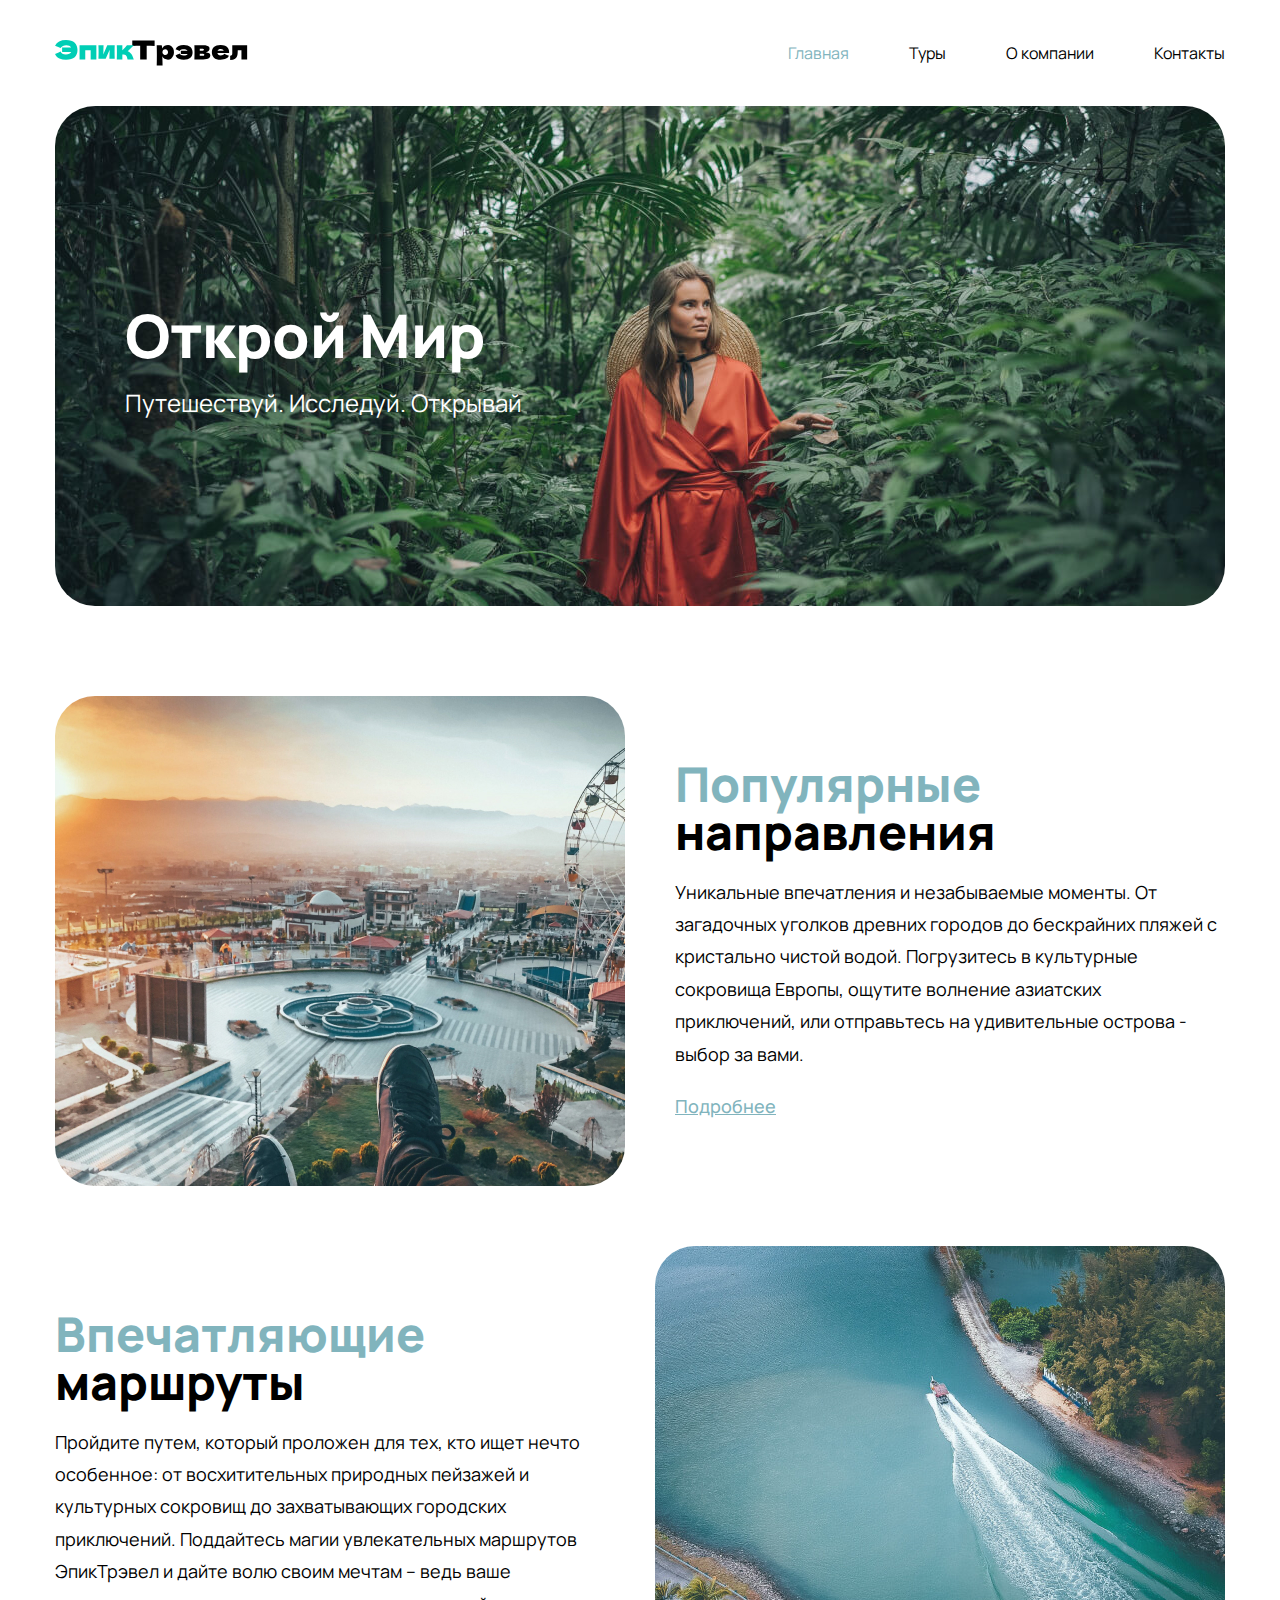
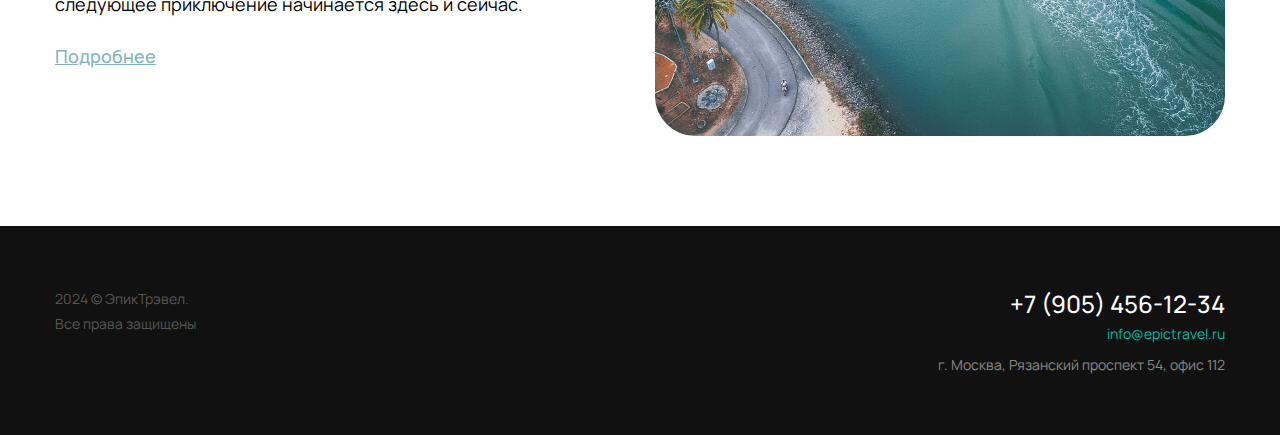
<file: docs/index.html>
<!DOCTYPE html>
<html lang="ru">
<head>
    <meta charset="UTF-8">
    <meta name="viewport" content="width=device-width, initial-scale=1.0">
    <title>Epic Travel</title>
    <link rel="stylesheet" href="./css/main.css">
    <link rel="stylesheet" href="./css/media-tablet.css">
    <link rel="stylesheet" href="./css/media-mobile.css">
    <link rel="icon" type="image/x-icon" href="./img/favicons/favicon.svg">
    <link rel="apple-touch-icon" sizes="180x180" href="./img/favicons/apple-touch-icon.png">
</head>
<body class="sticky-footer">
    <header class="header" id="header">
        <div class="container">
            <nav class="nav">
                <a href="index.html" class="logo">
                    <img src="./img/logo.svg" alt="ЭпикТрэвел">
                </a>
                <ul class="nav-list">
                    <li><a href="index.html" class="active">Главная</a></li>
                    <li><a href="tours.html">Туры</a></li>
                    <li><a href="about.html">О компании</a></li>
                    <li><a href="contacts.html">Контакты</a></li>
                </ul>
                <button class="btn-mobile-nav" id="btn-mobile-nav" type="button"><!-- Указывая тип "button" мы даем понять что кнопка
                    находится независимо от какой-либо формы и она не отправляет эти формы -->
                    <img src="./img/icons/open-mobile-nav.svg" id="mobile-nav-img" alt="Open nav">
                </button>
            </nav>
        </div>
    </header>

    <section class="mobile-nav" id="mobile-nav">
        <h2 class="visually-hidden">Навигация</h2>
        <ul class="mobile-nav-list">
            <li><a href="index.html">Главная</a></li>
            <li><a href="tours.html">Туры</a></li>
            <li><a href="about.html">О компании</a></li>
            <li><a href="contacts.html">Контакты</a></li>
        </ul>
    </section>

    <main class="main-page">
        <div class="container">
            <section class="promo">
                <div class="promo-desc">
                    <h1 class="promo-title">Открой Мир</h1>
                    <p class="promo-text">Путешествуй. Исследуй. Открывай</p>
                </div>
            </section>

            <div class="main-content">
                <section class="content-row">
                    <div class="content-img">
                        <picture>
                            <source srcset="./img/main/img-01-mobile.jpg, ./img/main/img-01-mobile@2x.jpg 2x" media="(max-width: 767px)">
                            <img src="./img/main/img-01.jpg" srcset="./img/main/img-01@2x.jpg 2x" alt="Популярные направления">
                        </picture>
                    </div>
                    <div class="content-text">
                        <h2 class="title-1"><span>Популярные</span> направления</h2>
                        <p>Уникальные впечатления и незабываемые моменты. От загадочных уголков древних городов до бескрайних пляжей с кристально чистой водой. Погрузитесь в культурные сокровища Европы, ощутите волнение азиатских приключений, или отправьтесь на удивительные острова - выбор за вами.</p>
                        <p><a href="#!">Подробнее</a></p>
                    </div>
                </section>

                <section class="content-row content-row-reverse content-column-on-mobile">
                    <div class="content-img">
                        <picture>
                            <source srcset="./img/main/img-02-mobile.jpg, ./img/main/img-02-mobile@2x.jpg 2x" media="(max-width: 767px)">
                            <img src="./img/main/img-02.jpg" srcset="./img/main/img-02@2x.jpg 2x" alt="Впечатляющие маршруты">
                        </picture>
                    </div>
                    <div class="content-text">
                        <h2 class="title-1"><span>Впечатляющие</span> маршруты</h2>
                        <p>Пройдите путем, который проложен для тех, кто ищет нечто особенное: от восхитительных природных пейзажей и культурных сокровищ до захватывающих городских приключений. Поддайтесь магии увлекательных маршрутов ЭпикТрэвел и дайте волю своим мечтам – ведь ваше следующее приключение начинается здесь и сейчас.</p>
                        <p><a href="#!">Подробнее</a></p>
                    </div>
                </section>
            </div>
        </div>
    </main>

    <footer class="footer">
        <div class="container">
            <div class="footer-row">
                <div class="footer-copyright">
                    <p>  2024 © ЭпикТрэвел.<br class="desktop-only">Все права защищены</p>
                </div>
                <address class="footer-contacts">
                    <a class="footer-phone" href="tel:+79054561234">+7 (905) 456-12-34</a><br>
                    <a href="mailto:info@epictravel.ru" class="footer-email">info@epictravel.ru</a><br>
                    <p class="footer-address">г. Москва, Рязанский проспект 54, офис 112</p>
                </address>
            </div>
        </div>
    </footer>

    <script src="./js/main.js"></script>
</body>
</html>
</file>
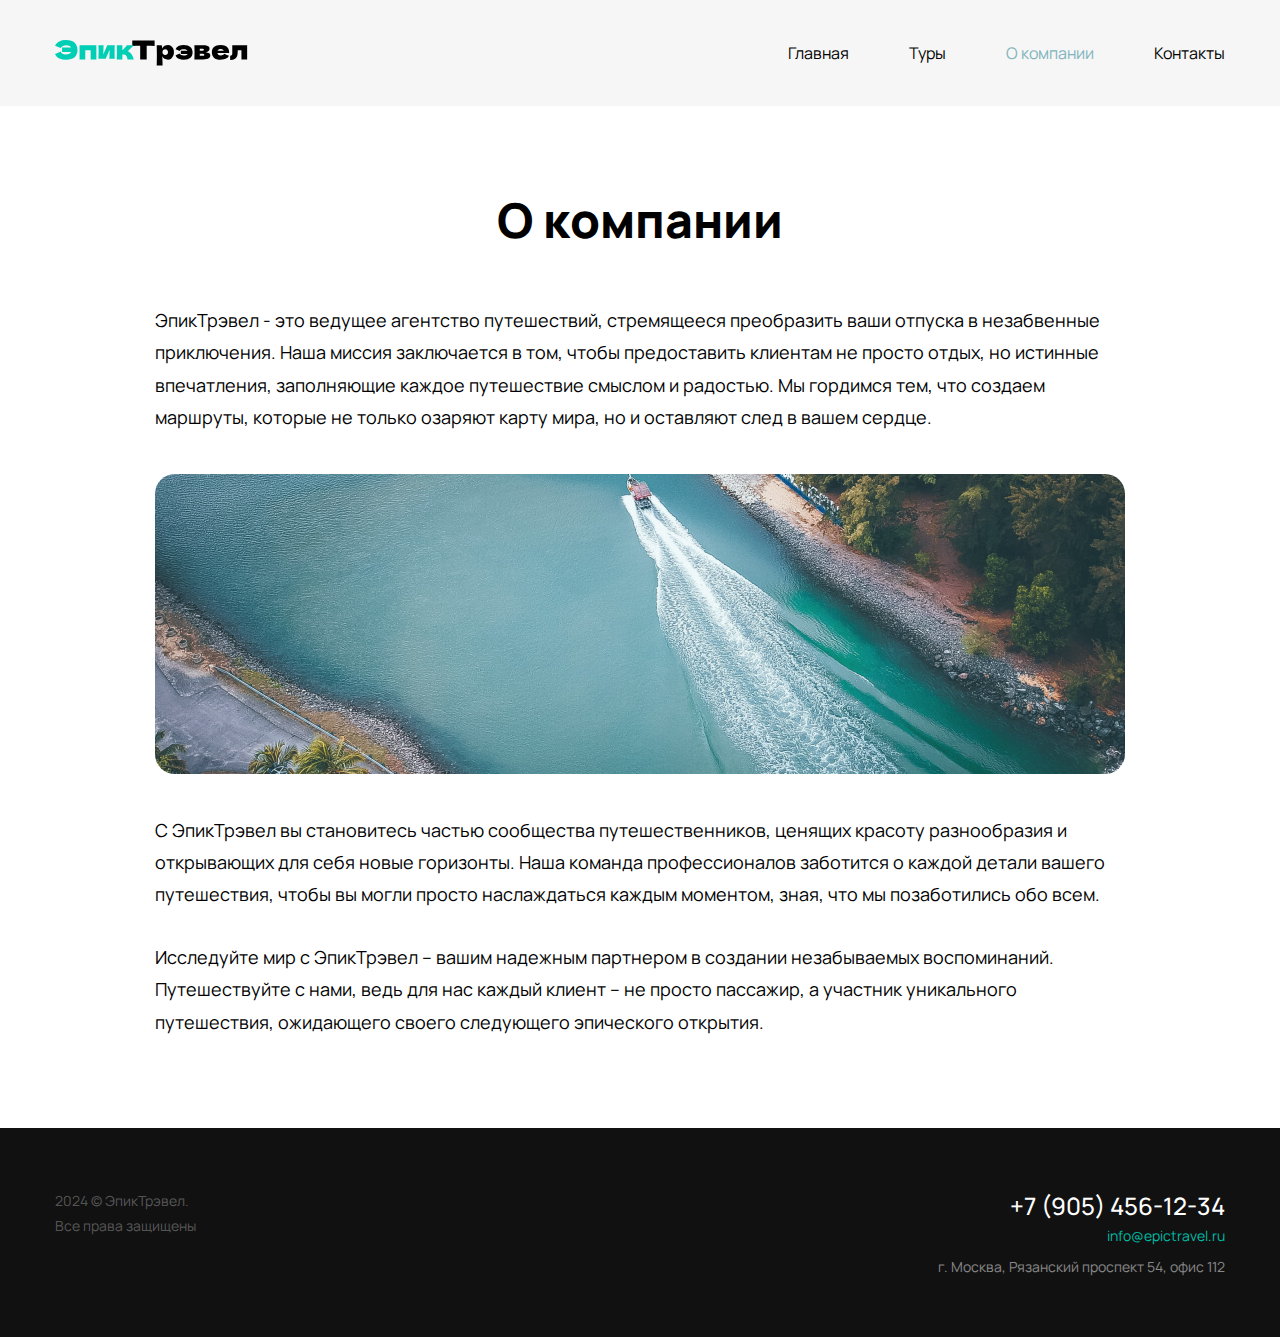
<file: docs/about.html>
<!DOCTYPE html>
<html lang="ru">
<head>
    <meta charset="UTF-8">
    <meta name="viewport" content="width=device-width, initial-scale=1.0">
    <title>О компании | ЭпикТрэвел</title>
    <link rel="stylesheet" href="./css/main.css">
    <link rel="stylesheet" href="./css/media-tablet.css">
    <link rel="stylesheet" href="./css/media-mobile.css">
    <link rel="icon" type="image/x-icon" href="./img/favicons/favicon.svg">
    <link rel="apple-touch-icon" sizes="180x180" href="./img/favicons/apple-touch-icon.png">
</head>
<body class="sticky-footer">
    <header class="header header-bg" id="header">
        <div class="container">
            <nav class="nav">
                <a href="index.html">
                    <img src="./img/logo.svg" alt="ЭпикТрэвел">
                </a>
                <ul class="nav-list">
                    <li><a href="index.html">Главная</a></li>
                    <li><a href="tours.html">Туры</a></li>
                    <li><a href="about.html" class="active">О компании</a></li>
                    <li><a href="contacts.html">Контакты</a></li>
                </ul>
                <button class="btn-mobile-nav" id="btn-mobile-nav" type="button"><!-- Указывая тип "button" мы даем понять что кнопка
                    находится независимо от какой-либо формы и она не отправляет эти формы -->
                    <img src="./img/icons/open-mobile-nav.svg" id="mobile-nav-img" alt="Open nav">
                </button>
            </nav>
        </div>
    </header>

    <section class="mobile-nav" id="mobile-nav">
        <h2 class="visually-hidden">Навигация</h2>
        <ul class="mobile-nav-list">
            <li><a href="index.html">Главная</a></li>
            <li><a href="tours.html">Туры</a></li>
            <li><a href="about.html">О компании</a></li>
            <li><a href="contacts.html">Контакты</a></li>
        </ul>
    </section>

    <main class="inner-page">
        <div class="container container-small">
            <div class="inner-page-title-wrapper">
                <h1 class="title-1 text-center">О компании</h1>
            </div>

            <div class="article-content">
                <p>ЭпикТрэвел - это ведущее агентство путешествий, стремящееся преобразить ваши отпуска в незабвенные приключения. Наша миссия заключается в том, чтобы предоставить клиентам не просто отдых, но истинные впечатления, заполняющие каждое путешествие смыслом и радостью. Мы гордимся тем, что создаем маршруты, которые не только озаряют карту мира, но и оставляют след в вашем сердце.</p>

                <div class="article-img">

                    <picture>
                        <source srcset="./img/about/about-mobile.jpg, ./img/about/about-mobile@2x.jpg 2x" media="(max-width: 767px)">
                        <source srcset="./img/about/about-tablet.jpg, ./img/about/about-tablet@2x.jpg 2x" media="(max-width: 1199px)">
                        <img src="./img/about/about.jpg" srcset="./img/about/about@2x.jpg 2x" alt="Катер">
                    </picture>

                </div>
                <p> С ЭпикТрэвел вы становитесь частью сообщества путешественников, ценящих красоту разнообразия и открывающих для себя новые горизонты. Наша команда профессионалов заботится о каждой детали вашего путешествия, чтобы вы могли просто наслаждаться каждым моментом, зная, что мы позаботились обо всем.</p>
                <p>Исследуйте мир с ЭпикТрэвел – вашим надежным партнером в создании незабываемых воспоминаний. Путешествуйте с нами, ведь для нас каждый клиент – не просто пассажир, а участник уникального путешествия, ожидающего своего следующего эпического открытия.</p>
            </div>
        </div>
    </main>

    <footer class="footer">
        <div class="container">
            <div class="footer-row">
                <div class="footer-copyright">
                    <p>  2024 © ЭпикТрэвел.<br>Все права защищены</p>
                </div>
                <address class="footer-contacts">
                    <a class="footer-phone" href="tel:+79054561234">+7 (905) 456-12-34</a><br>
                    <a href="mailto:info@epictravel.ru" class="footer-email">info@epictravel.ru</a><br>
                    <p class="footer-address">г. Москва, Рязанский проспект 54, офис 112</p>
                </address>
            </div>
        </div>
    </footer>

    <script src="./js/main.js"></script>
</body>
</html>
</file>
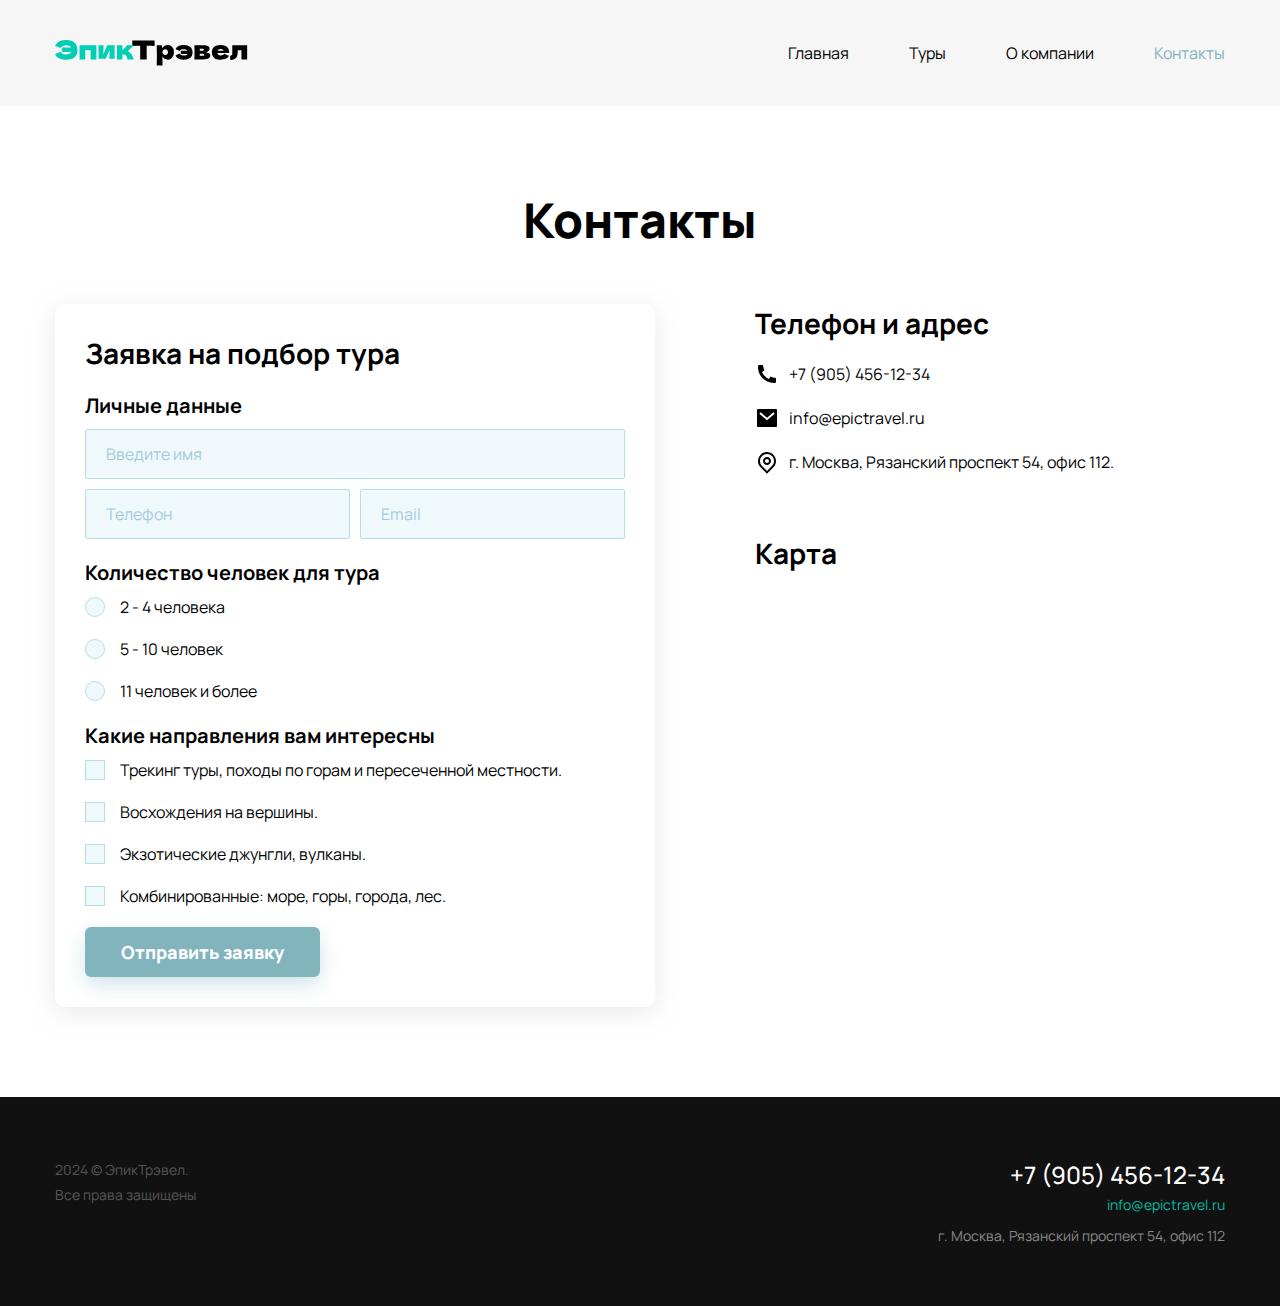
<file: docs/contacts.html>
<!DOCTYPE html>
<html lang="ru">
<head>
    <meta charset="UTF-8">
    <meta name="viewport" content="width=device-width, initial-scale=1.0">
    <title>Контакты | ЭпикТрэвел</title>
    <link rel="stylesheet" href="./css/main.css">
    <link rel="stylesheet" href="./css/media-tablet.css">
    <link rel="stylesheet" href="./css/media-mobile.css">
    <link rel="icon" type="image/x-icon" href="./img/favicons/favicon.svg">
    <link rel="apple-touch-icon" sizes="180x180" href="./img/favicons/apple-touch-icon.png">
</head>
<body class="sticky-footer">
    <header class="header header-bg" id="header">
        <div class="container">
            <nav class="nav">
                <a href="index.html">
                    <img src="./img/logo.svg" alt="ЭпикТрэвел">
                </a>
                <ul class="nav-list">
                    <li><a href="index.html">Главная</a></li>
                    <li><a href="tours.html">Туры</a></li>
                    <li><a href="about.html">О компании</a></li>
                    <li><a href="contacts.html" class="active">Контакты</a></li>
                </ul>
                <button class="btn-mobile-nav" id="btn-mobile-nav" type="button"><!-- Указывая тип "button" мы даем понять что кнопка
                    находится независимо от какой-либо формы и она не отправляет эти формы -->
                    <img src="./img/icons/open-mobile-nav.svg" id="mobile-nav-img" alt="Open nav">
                </button>
            </nav>
        </div>
    </header>

    <section class="mobile-nav" id="mobile-nav">
        <h2 class="visually-hidden">Навигация</h2>
        <ul class="mobile-nav-list">
            <li><a href="index.html">Главная</a></li>
            <li><a href="tours.html">Туры</a></li>
            <li><a href="about.html">О компании</a></li>
            <li><a href="contacts.html">Контакты</a></li>
        </ul>
    </section>

    <main class="inner-page">
        <div class="container">
            <div class="inner-page-title-wrapper">
                <h1 class="title-1 text-center">Контакты</h1>
            </div>

            <div class="contacts-columns">

                <form class="form-wrapper">
                    <h2 class="title-2">Заявка на подбор тура</h2>

                    <section class="form-group">
                        <h3 class="title-3">Личные данные</h3>
                        <div class="inputs-wrapper">
                            <input type="text" class="input" placeholder="Введите имя" name="name">
                            <input type="tel" class="input input-50" placeholder="Телефон" name="phone">
                            <input type="email" class="input input-50" placeholder="Email" name="email">
                        </div>
                    </section>

                   <section class="form-group">
                    <h3 class="title-3">Количество человек для тура</h3>
                    <ul class="radio-list">
                        <li>
                            <label>
                                <input type="radio" class="real-radio visually-hidden" name="number" value="2-4">
                                <span class="fake-radio"></span>
                                2 - 4 человека
                            </label>
                        </li>
                        <li>
                            <label>
                                <input type="radio" class="real-radio visually-hidden" name="number" value="5-10">
                                <span class="fake-radio"></span>
                                5 - 10 человек
                            </label>
                        </li>
                        <li>
                            <label>
                                <input type="radio" class="real-radio visually-hidden" name="number" value="11+">
                                <span class="fake-radio"></span>
                                11 человек и более
                            </label>
                        </li>
                    </ul>
                   </section> 

                   <section class="form-group">
                    <h3 class="title-3">Какие направления вам интересны</h3>
                    <ul class="checkbox-list">
                        <li>
                            <label>
                                <input type="checkbox" class="real-checkbox visually-hidden" name="tracking">
                                <span class="fake-checkbox"></span>
                                Трекинг туры, походы по горам и пересеченной местности.
                            </label>
                        </li>
                        <li>
                            <label>
                                <input type="checkbox" class="real-checkbox visually-hidden" name="mountains">
                                <span class="fake-checkbox"></span>
                                Восхождения на вершины.
                            </label>
                        </li>
                        <li>
                            <label>
                                <input type="checkbox" class="real-checkbox visually-hidden" name="exotic">
                                <span class="fake-checkbox"></span>
                                Экзотические джунгли, вулканы.
                            </label>
                        </li>
                        <li>
                            <label>
                                <input type="checkbox" class="real-checkbox visually-hidden" name="combi">
                                <span class="fake-checkbox"></span>
                                Комбинированные: море, горы, города, лес.
                            </label>
                        </li>
                    </ul>
                   </section> 

                   <button class="submit-btn" type="submit">Отправить заявку</button>


                </form>


                <section class="address-wrapper">
                    <div class="address-item">
                        <h2 class="title-2">Телефон и адрес</h2>
                        <address>    
                            <ul class="address-list">
                                <li><img src="./img/icons/phone.svg" alt="Телефон">+7 (905) 456-12-34</li>
                                <li><img src="./img/icons/mail.svg" alt="Email">info@epictravel.ru</li>
                                <li><img src="./img/icons/map.svg" alt="Адрес">г. Москва, Рязанский проспект 54, офис 112.</li>
                            </ul>
                        </address>
                    </div>

                    <div class="address-item">
                        <h2 class="title-2">Карта</h2>
                        <!-- <img src="./img/contacts/map.jpg" srcset="./img/contacts/map@2x.jpg 2x" alt="Карта"> -->
                        <iframe class="yandex-map" src="https://yandex.ru/map-widget/v1/?um=constructor%3A740c59f8e24c5e82771331f2d88d13190e6a00308eeba37d215cdf56ecc23369&amp;source=constructor" style="border: none;"></iframe>
                    </div>

                </section>
            </div>
          
        </div>
    </main>

    <footer class="footer">
        <div class="container">
            <div class="footer-row">
                <div class="footer-copyright">
                    <p>  2024 © ЭпикТрэвел.<br>Все права защищены</p>
                </div>
                <address class="footer-contacts">
                    <a class="footer-phone" href="tel:+79054561234">+7 (905) 456-12-34</a><br>
                    <a href="mailto:info@epictravel.ru" class="footer-email">info@epictravel.ru</a><br>
                    <p class="footer-address">г. Москва, Рязанский проспект 54, офис 112</p>
                </address>
            </div>
        </div>
    </footer>

    <script src="./js/main.js"></script>
</body>
</html>
</file>
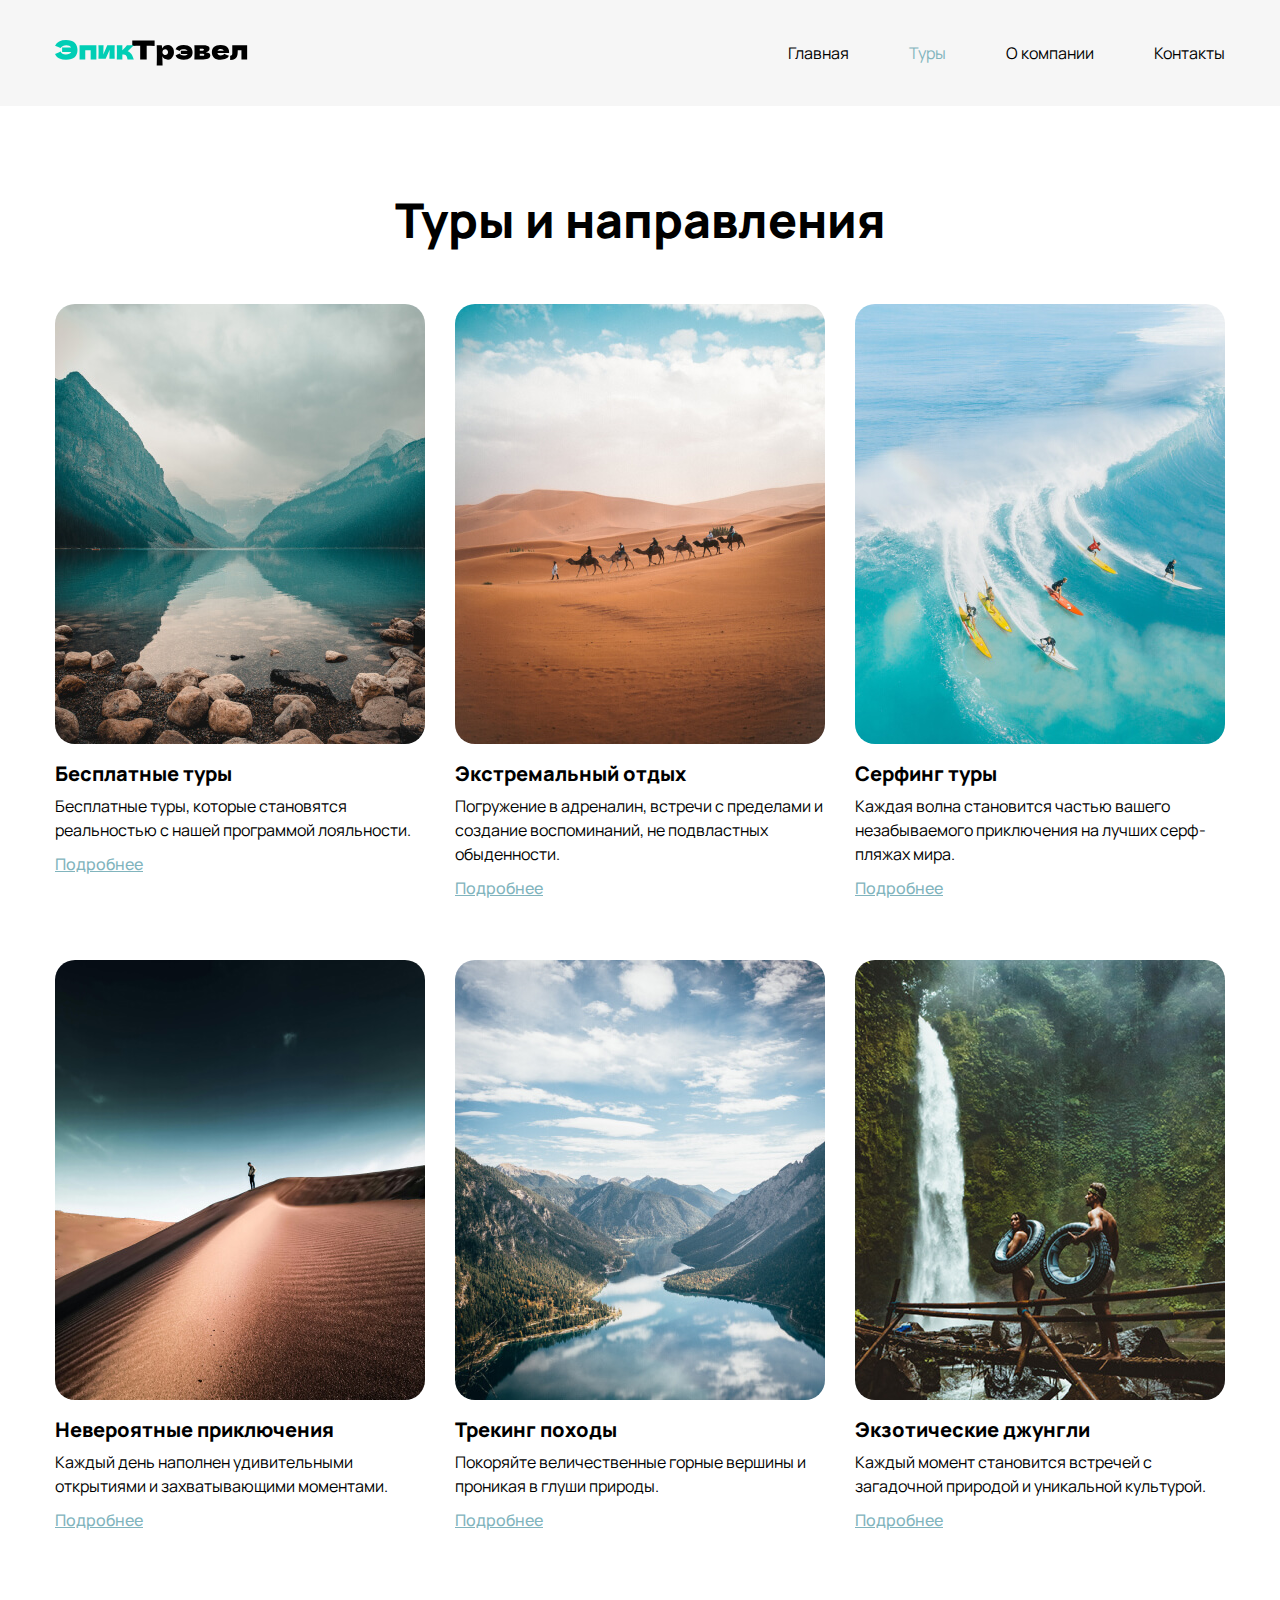
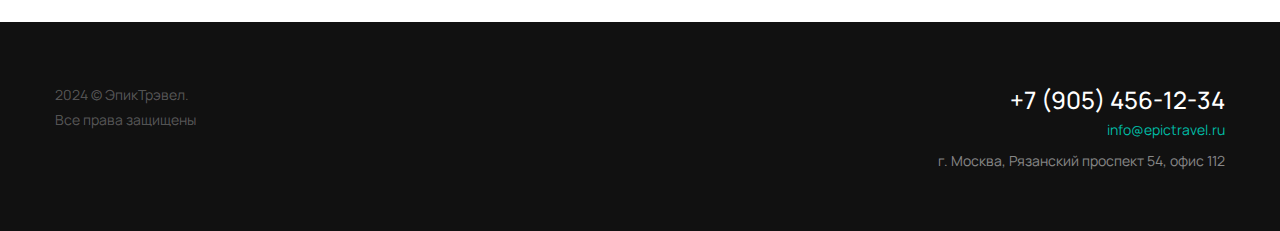
<file: docs/tours.html>
<!DOCTYPE html>
<html lang="ru">
<head>
    <meta charset="UTF-8">
    <meta name="viewport" content="width=device-width, initial-scale=1.0">
    <title>Туры | ЭпикТрэвел</title>
    <link rel="stylesheet" href="./css/main.css">
    <link rel="stylesheet" href="./css/media-tablet.css">
    <link rel="stylesheet" href="./css/media-mobile.css">
    <link rel="icon" type="image/x-icon" href="./img/favicons/favicon.svg">
    <link rel="apple-touch-icon" sizes="180x180" href="./img/favicons/apple-touch-icon.png">
</head>
<body class="sticky-footer">
    <header class="header header-bg" id="header">
        <div class="container">
            <nav class="nav">
                <a href="index.html">
                    <img src="./img/logo.svg" alt="ЭпикТрэвел">
                </a>
                <ul class="nav-list">
                    <li><a href="index.html">Главная</a></li>
                    <li><a href="tours.html" class="active">Туры</a></li>
                    <li><a href="about.html">О компании</a></li>
                    <li><a href="contacts.html">Контакты</a></li>
                </ul>
                <button class="btn-mobile-nav" id="btn-mobile-nav" type="button"><!-- Указывая тип "button" мы даем понять что кнопка
                    находится независимо от какой-либо формы и она не отправляет эти формы -->
                    <img src="./img/icons/open-mobile-nav.svg" id="mobile-nav-img" alt="Open nav">
                </button>
            </nav>
        </div>
    </header>

    <section class="mobile-nav" id="mobile-nav">
        <h2 class="visually-hidden">Навигация</h2>
        <ul class="mobile-nav-list">
            <li><a href="index.html">Главная</a></li>
            <li><a href="tours.html">Туры</a></li>
            <li><a href="about.html">О компании</a></li>
            <li><a href="contacts.html">Контакты</a></li>
        </ul>
    </section>

    <main class="inner-page">
        <div class="container">
            <div class="inner-page-title-wrapper">
                <h1 class="title-1 text-center">Туры и направления</h1>
            </div>
            <div class="cards-wrapper">
                <article class="card">
                    <a href="#!" class="card-img">
                        <img src="./img/cards/01.jpg" srcset="./img/cards/01@2x.jpg 2x" alt="Бесплатные туры">
                    </a>
                    <div class="card-desc">
                        <h3 class="card-title">Бесплатные туры</h3>
                        <p>Бесплатные туры, которые становятся реальностью с нашей программой лояльности.</p>
                        <p><a href="#!">Подробнее</a></p>
                    </div>
                </article>
                <article class="card">
                    <a href="#!" class="card-img">
                        <img src="./img/cards/02.jpg" srcset="./img/cards/02@2x.jpg 2x" alt="Бесплатные туры">
                    </a>
                    <div class="card-desc">
                        <h3 class="card-title">Экстремальный отдых</h3>
                        <p>Погружение в адреналин, встречи с пределами и создание воспоминаний, не подвластных обыденности.</p>
                        <p><a href="#!">Подробнее</a></p>
                    </div>
                </article>
                <article class="card">
                    <a href="#!" class="card-img">
                        <img src="./img/cards/03.jpg" srcset="./img/cards/03@2x.jpg 2x" alt="Бесплатные туры">
                    </a>
                    <div class="card-desc">
                        <h3 class="card-title">Серфинг туры</h3>
                        <p>Каждая волна становится частью вашего незабываемого приключения на лучших серф-пляжах мира.</p>
                        <p><a href="#!">Подробнее</a></p>
                    </div>
                </article>
                <article class="card">
                    <a href="#!" class="card-img">
                        <img src="./img/cards/04.jpg" srcset="./img/cards/04@2x.jpg 2x" alt="Бесплатные туры">
                    </a>
                    <div class="card-desc">
                        <h3 class="card-title">Невероятные приключения</h3>
                        <p>Каждый день наполнен удивительными открытиями и захватывающими моментами.</p>
                        <p><a href="#!">Подробнее</a></p>
                    </div>
                </article>
                <article class="card">
                    <a href="#!" class="card-img">
                        <img src="./img/cards/05.jpg" srcset="./img/cards/05@2x.jpg 2x" alt="Бесплатные туры">
                    </a>
                    <div class="card-desc">
                        <h3 class="card-title">Трекинг походы</h3>
                        <p>Покоряйте величественные горные вершины и проникая в глуши природы.</p>
                        <p><a href="#!">Подробнее</a></p>
                    </div>
                </article>
                <article class="card">
                    <a href="#!" class="card-img">
                        <img src="./img/cards/06.jpg" srcset="./img/cards/06@2x.jpg 2x" alt="Бесплатные туры">
                    </a>
                    <div class="card-desc">
                        <h3 class="card-title">Экзотические джунгли</h3>
                        <p>Каждый момент становится встречей с загадочной природой и уникальной культурой.</p>
                        <p><a href="#!">Подробнее</a></p>
                    </div>
                </article>
                
            </div>
        </div>
    </main>

    <footer class="footer">
        <div class="container">
            <div class="footer-row">
                <div class="footer-copyright">
                    <p>  2024 © ЭпикТрэвел.<br>Все права защищены</p>
                </div>
                <address class="footer-contacts">
                    <a class="footer-phone" href="tel:+79054561234">+7 (905) 456-12-34</a><br>
                    <a href="mailto:info@epictravel.ru" class="footer-email">info@epictravel.ru</a><br>
                    <p class="footer-address">г. Москва, Рязанский проспект 54, офис 112</p>
                </address>
            </div>
        </div>
    </footer>

    <script src="./js/main.js"></script>
</body>
</html>
</file>
<file: docs/css/media-tablet.css>
/* Tablet */
@media (max-width: 1190px) {
    .desktop-only {
        display: none !important;
    }

    .container {
        width: 768px;
    }

    .container.container-small {
        width: 768px;
    }

    .title-1 {
        font-size: 38px;
    }

    .nav-list {
        gap: 30px;
    }

    .promo {
        height: 350px;
        border-radius: 20px;
        padding-left: 20px;
    }

    .promo-title {
        font-size: 40px;
        margin-bottom: 0px;
    }

    .promo-text {
        font-size: 18px;
    }

    .main-content {
        padding: 60px 0;
    }

    .content-row {
        align-items: flex-start;
        gap: 30px;
    }

    .content-img {
        border-radius: 20px;
    }


    .content-img, .content-text {
        flex: 1;
    }
    
    .content-text {
        row-gap: 10px;
    }
    
    .content-text p {
		font-size: 14px;
	}

    .content-text a {
        font-size: 14px;
    }

    .footer {
        padding: 40px 0;
    }

    .footer-row {
        flex-direction: column-reverse;
        justify-content: flex-start;
        align-items: flex-start;
        gap: 30px;
    }

    .footer-contacts {
        text-align: left;
    }

    /* Inner Page */

    .inner-page {
        padding: 60px 0;
    }

    .inner-page-title-wrapper {
        margin-bottom: 40px;
    }

    .cards-wrapper {
        row-gap: 40px;
    }

    .card {
        width: 354px;
    }

    /* Article */

    .article-content p {
        font-size: 16px;
    }

    /* Contacts */

    .contacts-columns {
        flex-direction: column-reverse;
        justify-content: flex-start;
        gap: 40px;
    }

    .address-wrapper {
        gap: 40px;
        width: 100%;
    }

    .form-wrapper {
        width: 100%;
    }
}
</file>
<file: docs/css/media-mobile.css>
/* Mobile */
@media (max-width: 767px) {
    .desktop-only {
        display: none !important;
    }

    .container {
        width: 320px;
    }

    .container.container-small {
        width: 290px;
    }

    .title-1 {
        font-size: 28px;
    }

    .title-2 {
        font-size: 22px;
    }

    .title-3 {
        font-size: 18px;
    }

    .nav-list {
        display: none;
    }

    /* Mobile Nav */
    .btn-mobile-nav {
        display: block;
    }

    .promo {
        justify-content: center;
        align-items: flex-start;
        padding-top: 40px;
        padding-left: 0;
        text-align: center;
    }

    .promo-title {
        font-size: 34px;
    }

    .promo-text {
        font-size: 14px;
    }

    .main-content {
        padding: 40px 0;
        gap: 40px;
    }

    .content-row {
        flex-direction: column;
        row-gap: 20px;
    }

    .content-img {
        /* Так как до этого стояло
        значение flex: 1; и flex-basis имеет приоритет
        над width и height */
        flex-basis: 120px;
    }

    .content-row-reverse {
        flex-direction: column !important;
    }

    /* Inner Page */

    .inner-page {
        padding: 40px 0;
    }

    .cards-wrapper {
        row-gap: 20px;
    }

    .card {
        width: 290px;
    }

    .card-desc p {
        font-size: 14px;
    }

    /* Article */

    .article-content p {
        font-size: 14px;
    }

    .article-content p + p{
        margin-top: 14px;
    }

    .article-img {
        margin: 20px 0;
    }

    /* Contacts */

    .address-wrapper {
        gap: 20px;
        font-size: 14px;
    }

    .form-wrapper {
        padding: 20px 15px;
        font-size: 14px;
    }
}
</file>
<file: docs/css/main.css>
@import "./reset.css";
@import url(https://fonts.googleapis.com/css?family=Manrope:regular,500,700,800);

body {
    font-family: "Manrope", sans-serif;
}

a {
    text-decoration: underline;
    color: #81b4bd;
}

.sticky-footer {
    min-height: 100vh;
    display: flex;
    flex-direction: column;
}

/* Добавляем внутренние отступы по 15 пикс. дабы контент
при сжатии не прилегал к краю экрана */
.container {
    width: 1200px; /* 1170 + 15 + 15 = 1200 пикс. */
    margin: 0 auto;
    padding: 0 15px;    
}

.container.container-small {
    width: 1000px;
}

.none {
    display: none !important; 
}

.title-1 {
    font-weight: 800;
    font-size: 48px;
    line-height: 1;
}

.title-1 span {
    color: #81b4bd;
}

.title-2 {
    font-size: 28px;
    font-weight: 700;
}

.title-3 {
    font-weight: 700;
    font-size: 20px;
}

.text-center {
    text-align: center;
}

.visually-hidden {
    clip: rect(0 0 0 0);
    clip-path: inset(50%);
    height: 1px;
    overflow: hidden;
    position: absolute;
    white-space: nowrap;
    width: 1px;
}

.no-scroll {
    overflow-y: hidden;
}

/* Header */

.header {
    position: relative;
    z-index: 19;
    padding: 40px 0;
}

.header-bg {
    background-color: #F6F6F6;
}

.header-white-bg {
    background-color: #fff !important;
}

/* Nav */

.logo {
    flex-shrink: 0;/* Чтобы лого не сжималось
    при уменьшении размера контейнера */
}

.nav {
    display: flex;
    justify-content: space-between;/* Размещение контента по краям контейнера */
    align-items: center;/* Выравнивание по поперечной оси (в нашем случае, по вертикальной) */
}

.nav-list {
    display: flex;
    align-items: center;
    gap: 60px;
}

.nav-list li{

}

.nav-list a{
    color: #000;
    transition: all 0.2s ease-in;
}

.nav-list a.active {
    color: #81B4BD;
}

.nav-list a:hover {
    color: #00CEB5;
}

.btn-mobile-nav {
    display: none;
}

/* Mobile Nav */

.mobile-nav {
    z-index: 9;

    position: absolute;
    top: 0;
    left: 0;
    width: 100%;
    height: 100vh;
    background-color: #F6F6F6;

    display: flex;
    justify-content: center;
    align-items: center;

    display: none;
}

.mobile-nav.open {
    display: flex;
}

.mobile-nav-list {
    display: flex;
    flex-direction: column;
    align-items: center;
    gap: 30px;
}

.mobile-nav-list a {
    color: #000;
}

/* Main Page */

.main-page {

}

/* Promo */

.promo {
    display: flex;
    align-items: center;/* выравнивание по поперечной оси */
    padding-left: 70px;

    height: 500px;
    background-color: #394D42;
    background-image: url('../img/promo/promo-bg.jpg');
    background-position: center;/* На случай добавления других картинок прописываем данное свойство для позиционирования по всем осям посередине */
    background-size: cover;/* на случай если картинка больше или меньше, чтобы картинка заняла все пространство блока */
    border-radius: 40px;

    color: #fff;
}

@media (-webkit-min-device-pixel-ratio: 2), (min-resolution: 192dpi) {
    .promo {
        background-image: url('../img/promo/promo-bg@2x.jpg');
    }
}

/* Заместо mb: 10px для promo-title можно было бы блок .promo-desc
сделать флексом и прописать gap: 10px; */
.promo-desc {

}

.promo-title {
    margin-bottom: 10px;
    font-weight: 800;
    font-size: 60px;
}

.promo-text {
    font-size: 24px;
}

/* Main content */

.main-content {
    padding: 90px 0;
    display: flex;
    flex-direction: column;
    row-gap: 60px;
}

.content-row {
    display: flex;
    align-items: center;
    column-gap: 50px;
}

.content-row.content-row-reverse {
    flex-direction: row-reverse;
}

.content-img {
    overflow: hidden; /* скрываем элементы, выходящие за размеры изображения */
    flex-shrink: 0;/* Чтобы картинка не сжималась */
    border-radius: 40px;
}

.content-text {
    display: flex;
    flex-direction: column;
    row-gap: 20px;
}

.content-text p{
    font-size: 18px;
    line-height: 1.8;
}

.content-text a {
    font-weight: 500;
    font-size: 18px;
    text-decoration: underline;
    color: #81b4bd;
}

/* Inner Page */

.inner-page {
    padding: 90px 0;
}

.inner-page-title-wrapper {
    margin-bottom: 60px;
}

/* Cards */

.cards-wrapper {
    display: flex;
    flex-wrap: wrap;
    gap: 60px 30px; /* Сначала идут ряды, после колонки */
}

.card {
    width: 370px;
}

.card-img {
    display: block;
    margin-bottom: 20px;
    overflow: hidden;
    border-radius: 20px;
}

.card-desc {
    display: flex;
    flex-direction: column;
    gap: 10px;
}

.card-title {
    font-weight: 800;
    font-size: 20px;
    line-height: 1;
}

.card-desc p {
    line-height: 1.5;
}

.card-desc a {
    font-weight: 500;
    text-decoration: underline;
    color: #81b4bd;
}

/* Article */

.article-content {

}

.article-content p{
    font-size: 18px;
    line-height: 1.8;
}

.article-content p + p{
    margin-top: 30px;
}

.article-img {
    margin: 40px 0;
    overflow: hidden;
    border-radius: 20px;
}

/* Contacts Page */

.contacts-columns {
    display: flex;
    justify-content: space-between;
    align-items: flex-start;
    gap: 100px;
}



/* Form */

.form-wrapper {
    display: flex;
    flex-direction: column;
    gap: 20px;

    padding: 30px;
    width: 600px;

    border-radius: 10px;
    box-shadow: 0 5px 25px 0 rgba(211, 211, 211, 0.5);
    background: #fff;
}


.form-group {
    display: flex;
    flex-direction: column;
    gap: 10px;
}

.inputs-wrapper {
    display: flex;
    flex-wrap: wrap;
    gap: 10px;
}

.input {
    width: 100%;
    padding: 14px 20px;
    height: 50px;
    border: 1px solid #b5dee5;
    border-radius: 2px;

    background: #eff9fb;
    color: #36727d;
    font-size: 16px;
    font-weight: 400;
}

.input::placeholder {
    color: #a3c9dc;
}

.input.input-50 {
    flex: 1;
    /* Иначе говоря, flex:1 задает {
        flex-grow: 1; растягивание одинаковое
        flex-shrink: 1; сжимаются одинаково и растут
        flex-basis: 0%;
    } */
}

.radio-list, .checkbox-list {
    display: flex;
    flex-direction: column;
    gap: 20px;
}

.radio-list label, .checkbox-list label{
    display: flex;
    align-items: center;
    gap: 15px;
}

.radio-list label input, .checkbox-list label input {
    flex-shrink: 0;
}

.submit-btn {
    align-self: flex-start;

    padding: 12px 36px 13px;
    height: 50px;
    border-radius: 6px;
    background: #81b4bd;
    box-shadow: 0 8px 20px 0 rgba(129, 180, 189, 0.35);

    color: #fff;
    font-size: 18px;
    font-weight: 800;
    text-align: center;

    transition: opacity 0.2s ease-in, background 0.2s ease-in;
}

.submit-btn:hover {
    opacity: 0.8;
}

.submit-btn:active {
    opacity: 1;
    background: #679097;
}

/* Fake radio button */

.real-radio {

}

.fake-radio {
    position: relative;
    width: 20px;
    height: 20px;
    flex-shrink: 0;
    border-radius: 20px;
    border: 1px solid #b5dee5;
    background: #eff9fb;
}

.fake-radio::after {
    content: '';
    position: absolute;
    left: 50%;
    top: 50%;
    transform: translate(-50%, -50%) scale(0);

    width: 12px;
    height: 12px;
    border-radius: 100%;
    background: #37b6cc;

    transition: all 0.2s ease-in;
}

.real-radio:checked + .fake-radio::after {
    transform: translate(-50%, -50%) scale(1);
}

/* Custom checkboxes */

.real-checkbox {

}

.fake-checkbox {
    position: relative;
    flex-shrink: 0;
    width: 20px;
    height: 20px;

    border: 1px solid #b5dee5;
    background: #eff9fb;
}

.fake-checkbox::after {
    content: '';

    position: absolute;
    left: 50%;
    top: 50%;
    transform: translate(-50%, -50%) scale(0);

    width: 16px;
    height: 13px;

    /* background-image: url("./../img/icons/tick.svg"); */
    /* Сократили загрузку сайта на 1 запрос, внеся галочку в css */
    background-image: url("data:image/svg+xml,%3Csvg width='16' height='13' viewBox='0 0 16 13' fill='none' xmlns='http://www.w3.org/2000/svg'%3E%3Cpath d='M1.06055 5.93933L7.06055 11.9393M4.93923 11.9393L14.9392 1.93933' stroke='%2337B6CC' stroke-width='3'/%3E%3C/svg%3E%0A");
    background-position: center;
    background-repeat: no-repeat;

    transition: all 0.2s ease-in;
}

.real-checkbox:checked + .fake-checkbox::after {
    transform: translate(-50%, -50%) scale(1);
}


/* Address */

.address-wrapper {
    display: flex;
    flex-direction: column;
    gap: 60px;
    width: 470px;
}

.address-item {
    display: flex;
    flex-direction: column;
    gap: 20px;
}

.address-list {
    display: flex;
    flex-direction: column;
    gap: 20px;
}

.address-list li {
    display: flex;
    gap: 10px;
    align-items: center;
}

.yandex-map {
    width: 100%;
    height: 375px;
}

/* Footer */

.footer {
    margin-top: auto;
    padding: 60px 0;
    background: #111;
    color: #fff;
}

.footer-row {
    display: flex;
    justify-content: space-between;
    align-items: flex-start;
    gap: 30px;
}

.footer-copyright {
    font-size: 14px;
    line-height: 1.8;
    color: rgba(255, 255, 255, 0.3);
}

.footer-contacts {
    text-align: right;
}

.footer-phone {
    font-size: 24px;
    font-weight: 500;
    line-height: 1.5;
    color: #fff;
}

.footer-email {
    display: inline-block;
    margin-bottom: 10px;
    font-size: 14px;
    line-height: 1.5;
    color: #00bda6;
}

.footer-address {
    font-size: 14px;
    line-height: 1.5;
    color: rgba(255, 255, 255, 0.5);
}
</file>
